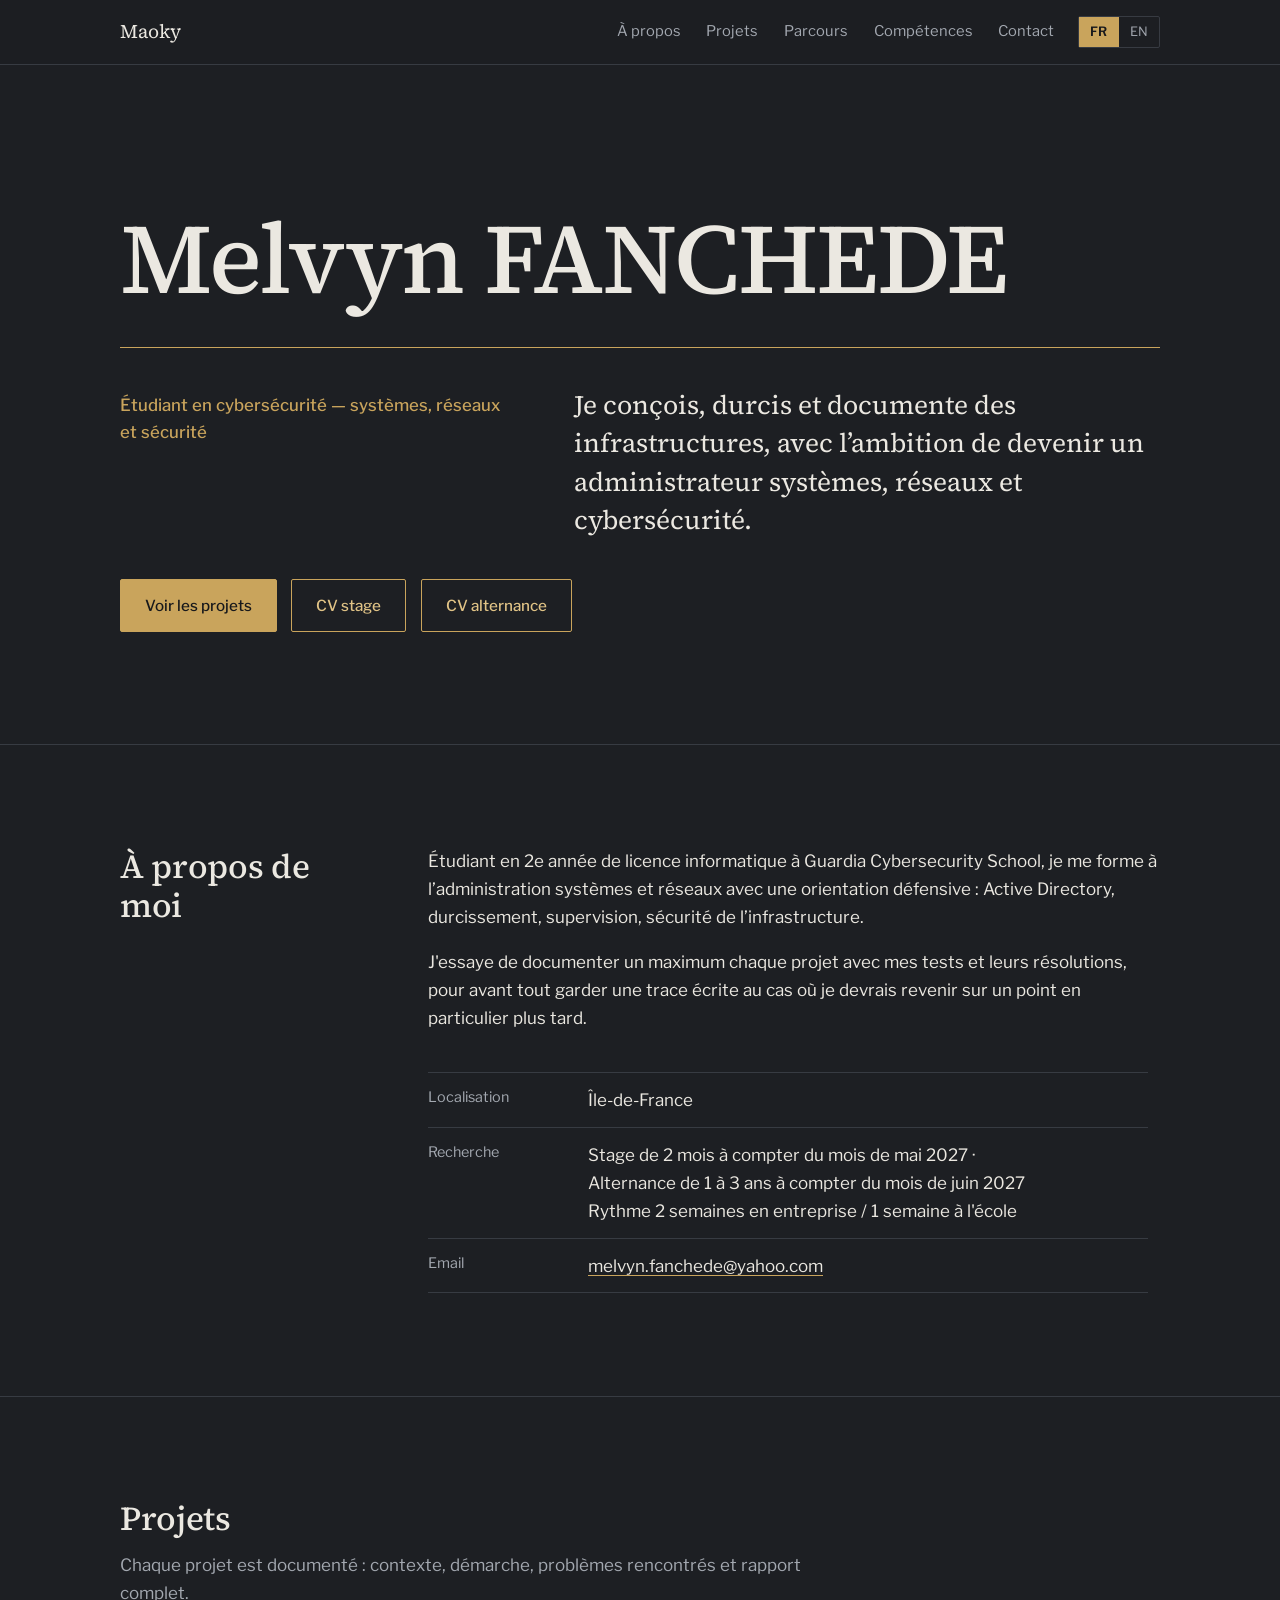
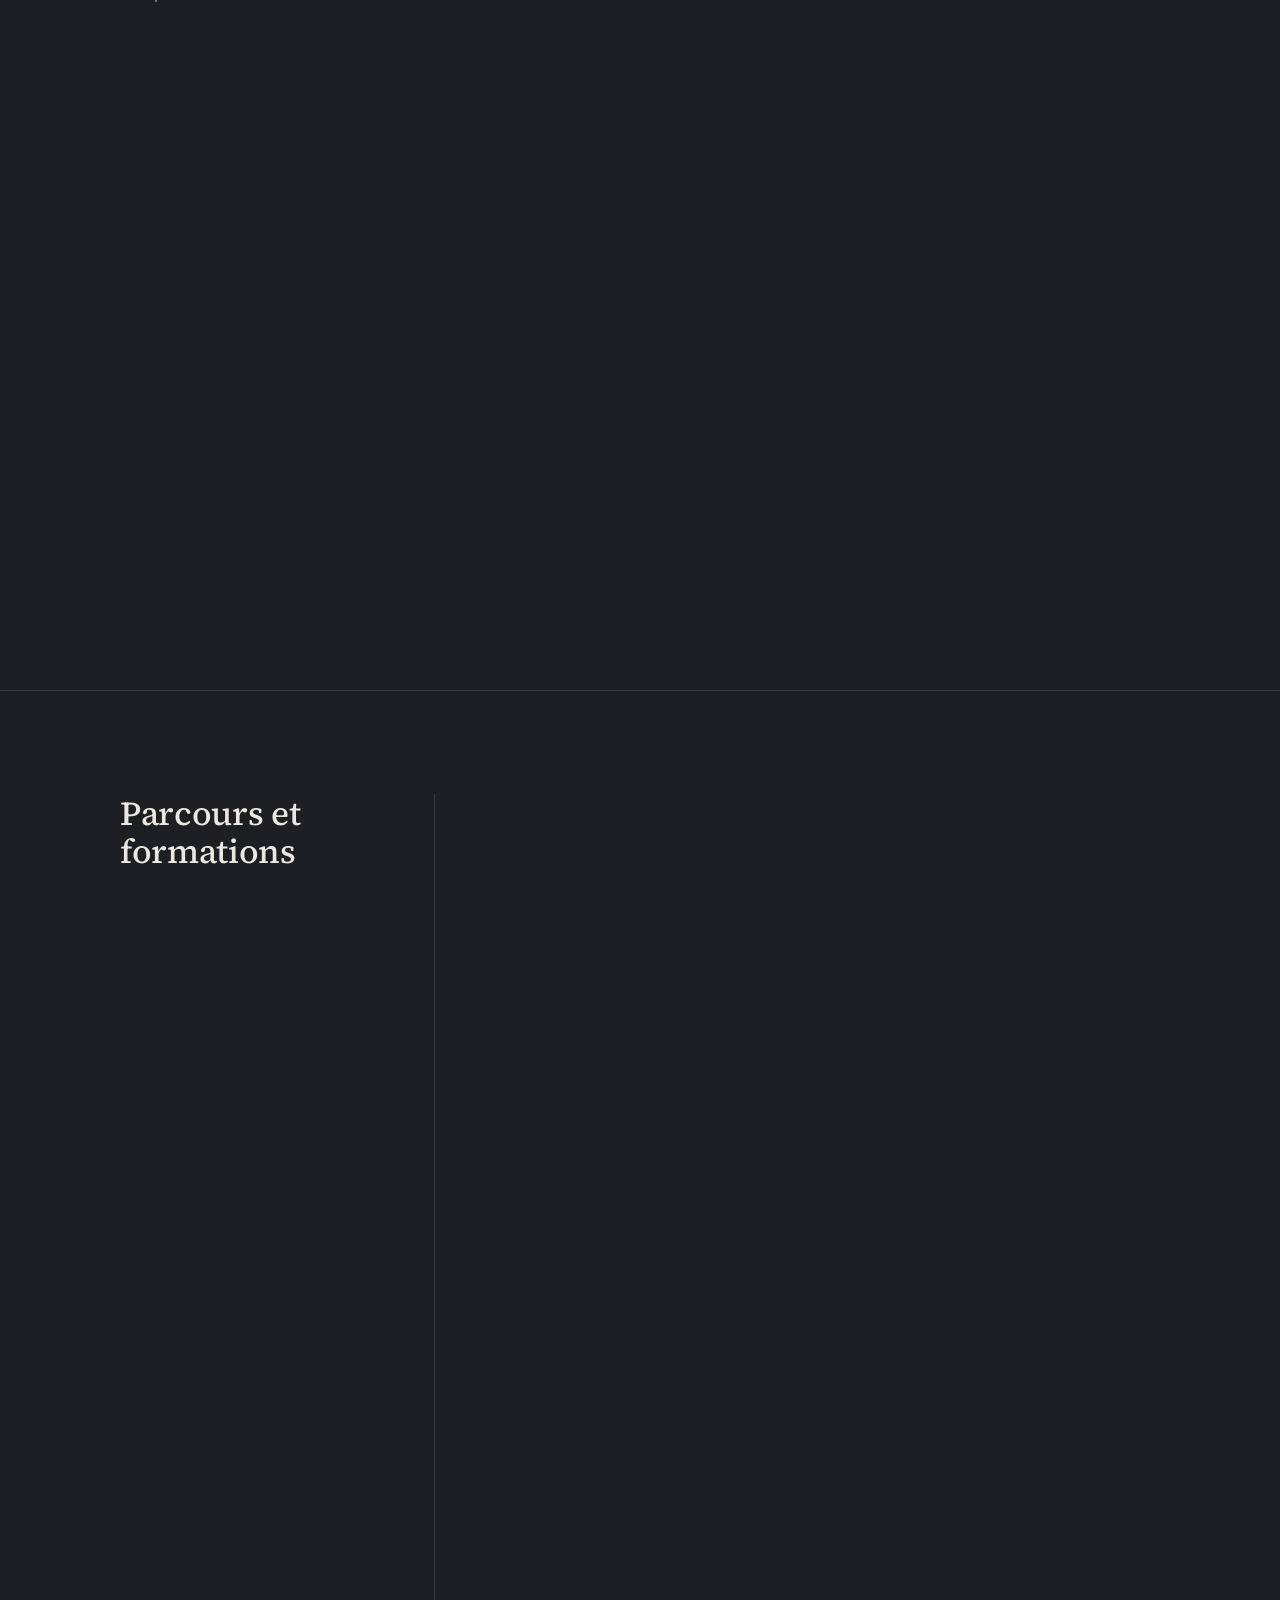
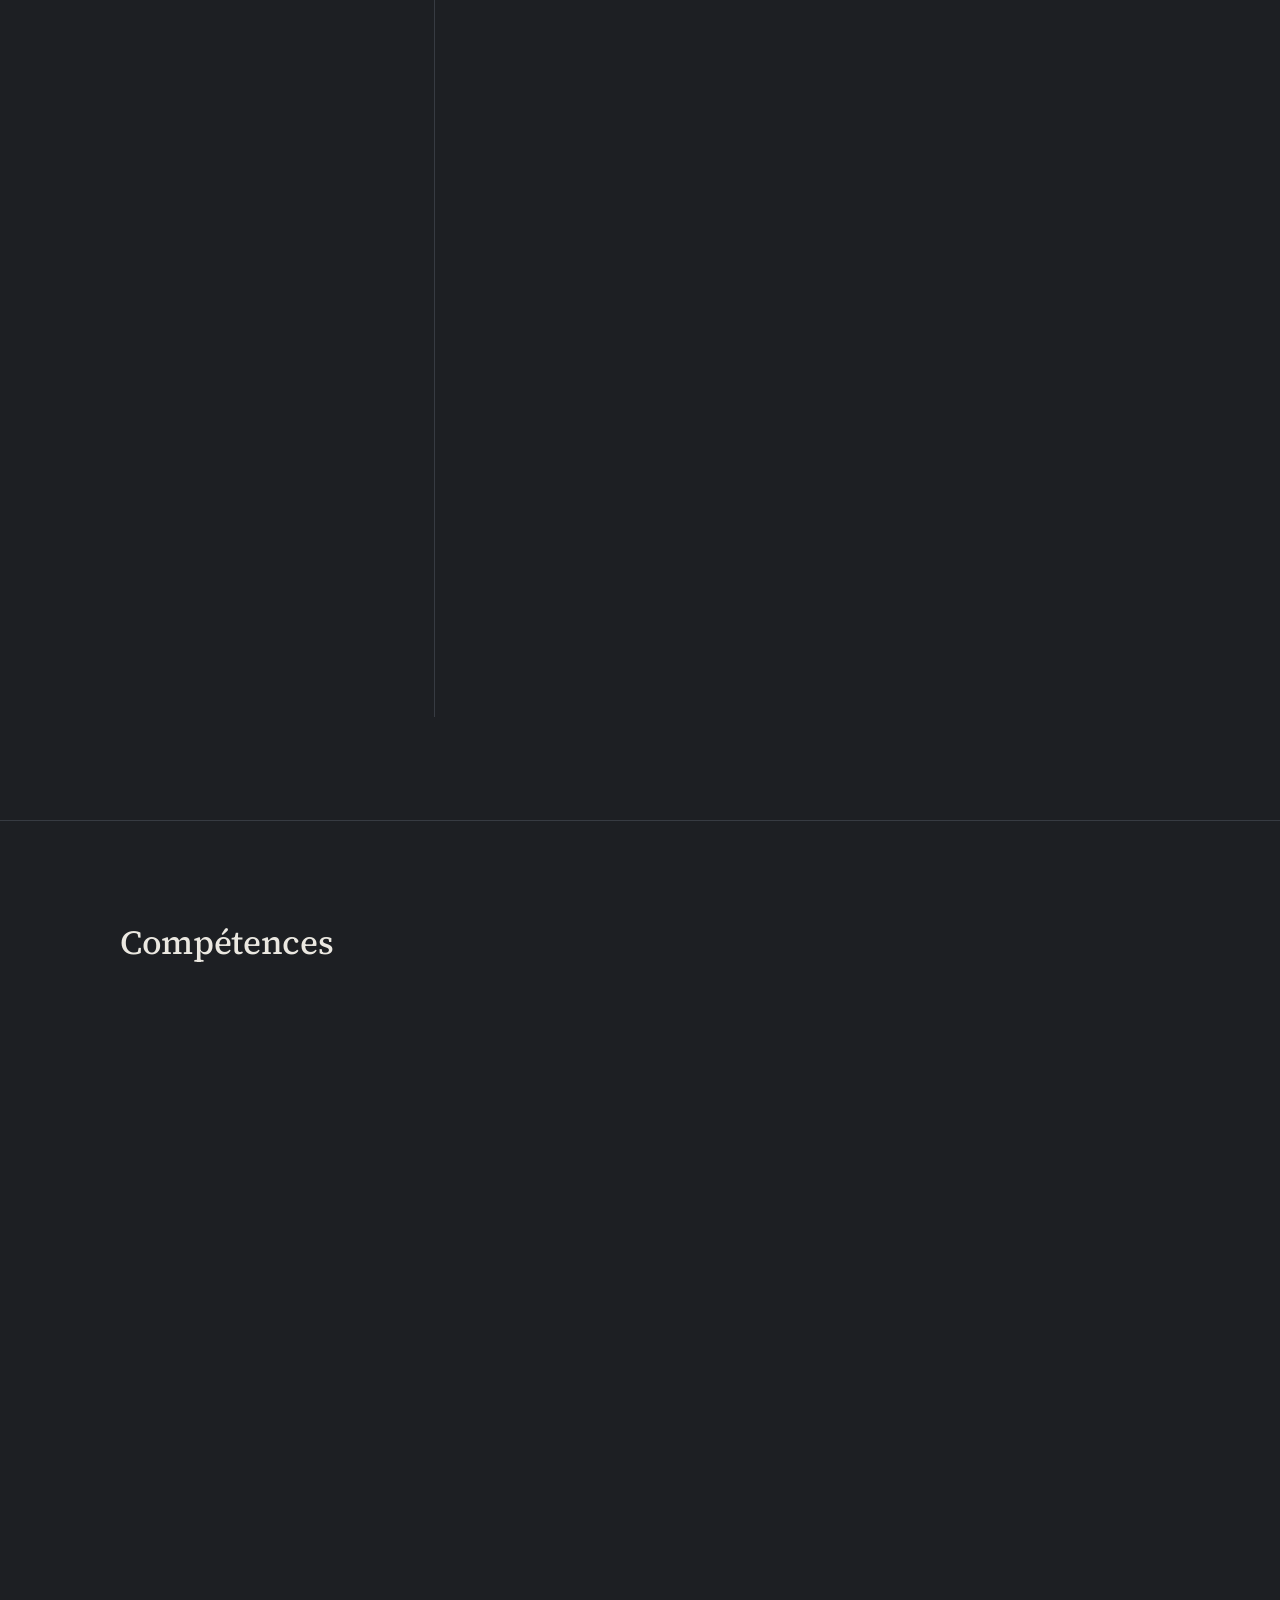
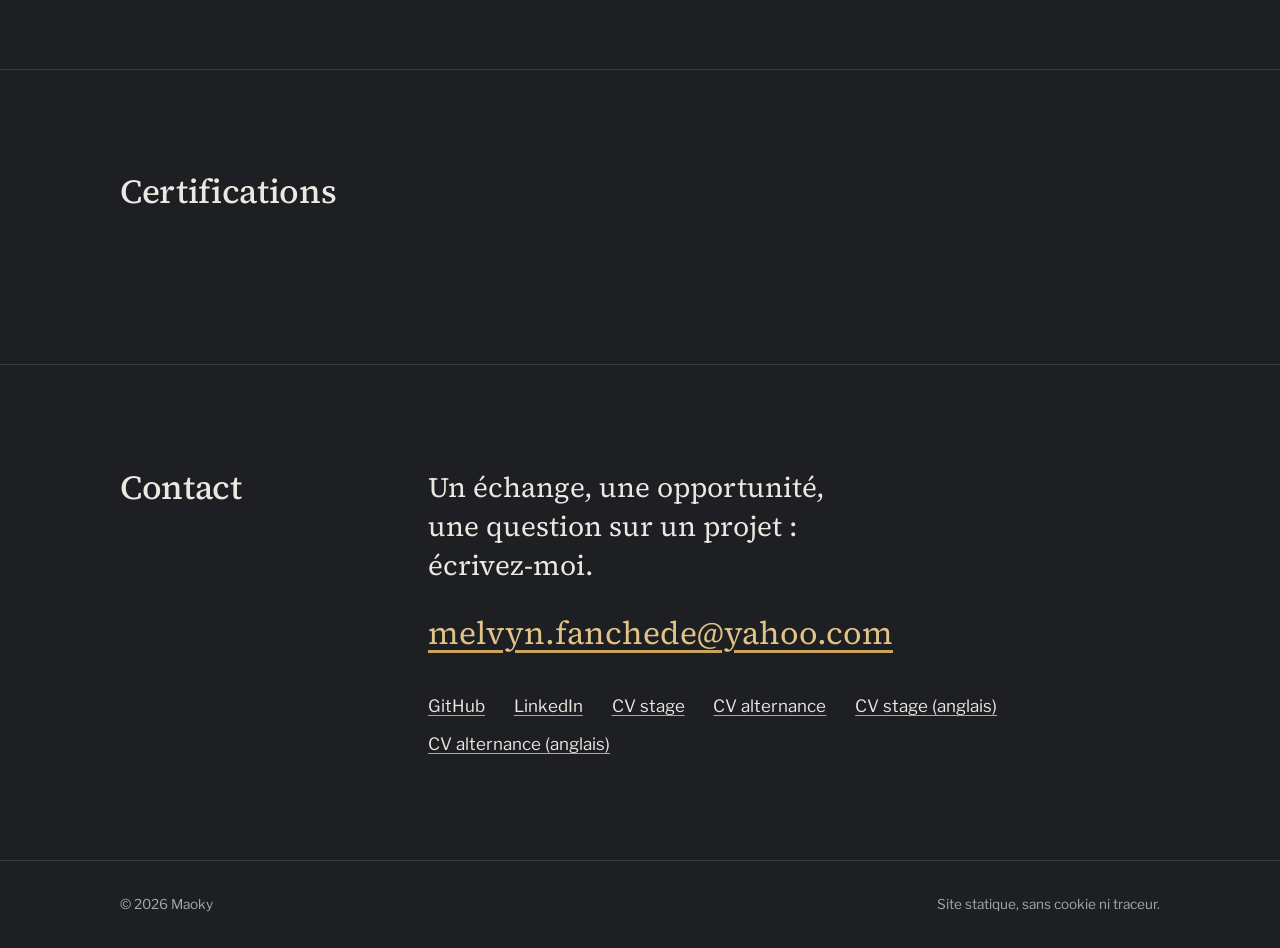
<file: index.html>
<!doctype html>
<html lang="fr">
<head>
  <meta charset="utf-8">
  <meta name="viewport" content="width=device-width, initial-scale=1">
  <!-- Politique de sécurité du contenu : seules les ressources du site lui-même sont autorisées. -->
  <meta http-equiv="Content-Security-Policy" content="default-src 'none'; script-src 'self'; style-src 'self'; img-src 'self' data:; font-src 'self'; object-src 'self'; frame-src 'self'; connect-src 'self'; base-uri 'none'; form-action 'none'">
  <meta name="referrer" content="strict-origin-when-cross-origin">
  <meta name="color-scheme" content="dark">
  <meta name="theme-color" content="#1d1f23">
  <title>Maoky — Étudiant en cybersécurité : systèmes, réseaux et sécurité</title>
  <link rel="icon" href="favicon.svg" type="image/svg+xml">
  <link rel="stylesheet" href="css/style.css?v=3">
  <script src="js/main.js?v=3" defer></script>
</head>
<body data-page="home" data-root="">
  <a class="skip" href="#main">Aller au contenu</a>
  <header class="topbar">
    <div class="wrap topbar-inner">
      <a class="brand" href="index.html">Maoky</a>
      <nav aria-label="Navigation">
        <ul class="nav">
          <li><a href="#about">À propos</a></li>
          <li><a href="#projects">Projets</a></li>
          <li><a href="#journey">Parcours</a></li>
          <li><a href="#skills">Compétences</a></li>
          <li><a href="#contact">Contact</a></li>
        </ul>
      </nav>
      <div class="langs" role="group" aria-label="Langue / Language">
        <span aria-current="true">FR</span>
        <a href="en/index.html" hreflang="en" lang="en" title="Passer en anglais">EN</a>
      </div>
    </div>
  </header>

  <main id="main">

    <!-- Accueil -->
    <section class="hero">
      <div class="wrap">
        <h1 class="hero-name">Melvyn FANCHEDE</h1>
        <div class="hero-rule" aria-hidden="true"></div>
        <div class="hero-grid">
          <p class="hero-role">Étudiant en cybersécurité — systèmes, réseaux et sécurité</p>
          <p class="hero-tagline">Je conçois, durcis et documente des infrastructures, avec l’ambition de devenir un administrateur systèmes, réseaux et cybersécurité.</p>
        </div>
        <div class="actions">
          <a class="btn btn-solid" href="#projects">Voir les projets</a>
          <a class="btn" href="files/cv-stage-fr.pdf" download>CV stage</a>
          <a class="btn" href="files/cv-alternance-fr.pdf" download>CV alternance</a>
        </div>
      </div>
    </section>

    <!-- À propos -->
    <section id="about" class="section">
      <div class="wrap two-col">
        <div><h2>À propos de moi</h2></div>
        <div class="about-body">
          <p class="prose">Étudiant en 2e année de licence informatique à Guardia Cybersecurity School, je me forme à l’administration systèmes et réseaux avec une orientation défensive : Active Directory, durcissement, supervision, sécurité de l’infrastructure.</p>
          <p class="prose">J'essaye de documenter un maximum chaque projet avec mes tests et leurs résolutions, pour avant tout garder une trace écrite au cas où je devrais revenir sur un point en particulier plus tard.</p>
          <dl class="facts">
            <div><dt>Localisation</dt><dd>Île-de-France</dd></div>
            <div><dt>Recherche</dt><dd>Stage de 2 mois à compter du mois de mai 2027 · <br>Alternance de 1 à 3 ans à compter du mois de juin 2027 <br> Rythme 2 semaines en entreprise / 1 semaine à l'école </dd></div>
            <div><dt>Email</dt><dd><a href="mailto:melvyn.fanchede@yahoo.com">melvyn.fanchede@yahoo.com</a></dd></div>
          </dl>
        </div>
      </div>
    </section>

    <!-- Projets : la liste est construite par js/main.js à partir de data/projets.json -->
    <section id="projects" class="section">
      <div class="wrap">
        <div class="section-head">
          <h2>Projets</h2>
          <p class="lead">Chaque projet est documenté : contexte, démarche, problèmes rencontrés et rapport complet.</p> 
        </div>
        <div id="projects-list" aria-live="polite">
          <noscript><p class="state">JavaScript est nécessaire pour afficher les projets.</p></noscript>
        </div>
      </div>
    </section>

    <!-- Parcours -->
    <section id="journey" class="section">
      <div class="wrap two-col">
        <div><h2>Parcours et formations</h2></div>
        <ol class="timeline">
        <li class="step education reveal">
          <p class="step-period">2025 – aujourd’hui</p>
          <h3>Licence Informatique</h3>
          <p class="step-place"><span class="tag">Formation</span> Guardia Cybersecurity School - Puteaux 92800</p>
          <p class="prose"> - Techniques d'administration & supervision ISR</p>
          <p class="prose"> - Développement sécurisé web full stack</p>
          <p class="prose"> - Exercice de gestion de crise</p>
          <p class="prose"> - Introduction au reverse engineering </p>
          <p class="prose"> - Techniques de base de pentesting </p>
          <p class="prose"> - Compréhension des enjeux de la cybersécurité</p>
        </li>
        <li class="step experience reveal">
          <p class="step-period">Mai 2026 – Juillet 2026</p>
          <h3>Stage Administrateur Systèmes et Réseaux</h3>
          <p class="step-place"><span class="tag">Expérience</span> Les Résidences Yvelines Essonne - Mantes La Jolie 78200</p>
          <p class="prose"> - Gestion de parc et Support : Participer au renouvellement du parc informatique en sécurisant les nouveaux postes et en gérant les incidents quotidiens, permettant une transition fluide pour les utilisateurs.</p>
          <p class="prose"> - Réaliser un audit des serveurs de fichiers en analysant et identifiant les vulnérabilités potentielles. </p>
          <p class="prose"> - Cartographier le réseau interne, facilitant la compréhension de l'infrastructure et la détection des points faibles. </p>
          <p class="prose"> - Analyser les solutions de sécurité Microsoft déployées et documenter les configurations et les mécanismes de protection pour l'équipe</p>
        </li>
         <li class="step education reveal">
          <p class="step-period">2022 - 2025</p>
          <h3>Bac Technologique STI2D - Option SIN</h3>
          <p class="step-place"><span class="tag">Formation</span> Lycée Jules Ferry - Versailles 78000</p>
          <p class="prose"> - Initiation aux langages de programmation webs comme HTML, CSS, JS et Bootstrap.</p>
          <p class="prose"> - Initiation aux bases du réseaux.</p>
          <p class="prose"> - Piloter des projets avec des cartes Arduino.</p>
          <p class="prose"> - Création de bases de données en SQL.</p>
        </li>
        <li class="step experience reveal">
          <p class="step-period">Février 2022 - 1 semaine</p>
          <h3>Stage Technicien de Laboratoire</h3>
          <p class="step-place"><span class="tag">Expérience</span> GINGER CEBTP - Elancourt 78990</p>
          <p class="prose"> - Concevoir et tester des solutions techniques en utilisant des outils de laboratoire, répondant aux besoins spécifiques des projets.</p>
          <p class="prose"> - Effectuer des tests sur des échantillons en laboratoire afin de contribuer à la validation des résultats des projets.</p>
          <p class="prose"> - Utiliser des équipements de laboratoire de chimie pour des expériences, en suivant les protocoles de sécurité et de manipulation. </p>
        </li>
        </ol>
      </div>
    </section>

    <!-- Compétences -->
    <section id="skills" class="section">
      <div class="wrap">
        <div class="section-head"><h2>Compétences</h2></div>
        <div class="skill-grid">
        <div class="skill reveal">
          <h3>Active Directory</h3>
          <ul>
            <li>Windows Server, AD DS, GPO, modèle d’administration en tiers</li>
            <li>PKI (AD CS) et LDAPS</li>
            <li>Audit PingCastle et remédiation</li>
            <li>PowerShell</li>
          </ul>
        </div>
        <div class="skill reveal">
          <h3>Réseau</h3>
          <ul>
            <li>VLAN, trunk, routage inter-VLAN</li>
            <li>DHCP, DMZ</li>
            <li>pfSense</li>
          </ul>
        </div>
        <div class="skill reveal">
          <h3>Linux et supervision</h3>
          <ul>
            <li>Debian</li>
            <li>Kali Linux</li>
            <li>Ubuntu</li>
            <li>Bastion Teleport</li>
          </ul>
        </div>
        <div class="skill reveal">
          <h3>Virtualisation</h3>
          <ul>
            <li>VMware Workstation</li>
            <li>VirtualBox</li>
            <li>Proxmox</li>
            <li>GNS3</li>
          </ul>
        </div>
        <div class="skill reveal">
          <h3>Pentesting</h3>
          <ul>
            <li>Banner Grappling</li>
            <li>OS Fingerprinting</li>
            <li>Nmap</li>
            <li>Netdiscover</li>
            <li>Msfvenom</li>
            <li>Metasploitable</li>
          </ul>
        </div>
        </div>
      </div>
    </section>

    <!-- Certifications : images dans images/certifications/
         Pour en ajouter une, copie un bloc <li>…</li> et change l'image, le texte "alt" et la légende. -->
    <section id="certifications" class="section">
      <div class="wrap">
        <div class="section-head"><h2>Certifications</h2></div>
        <ul class="gallery">
          <!-- Exemple : enlève les marques de commentaire autour de ce bloc et remplace les valeurs
          <li class="reveal">
            <figure>
              <a href="images/certifications/nom-du-fichier.jpg" target="_blank" rel="noopener noreferrer">
                <img src="images/certifications/nom-du-fichier.jpg" alt="Certificat Nom de la certification" loading="lazy" decoding="async">
              </a>
              <figcaption>Nom de la certification — Organisme, 2026</figcaption>
            </figure>
          </li>
          -->
        </ul>
      </div>
    </section>

    <!-- Contact -->
    <section id="contact" class="section contact">
      <div class="wrap two-col">
        <div><h2>Contact</h2></div>
        <div>
          <p class="contact-lead">Un échange, une opportunité, une question sur un projet : écrivez-moi.</p>
          <p><a class="contact-mail" href="mailto:melvyn.fanchede@yahoo.com">melvyn.fanchede@yahoo.com</a></p>
          <ul class="links">
            <li><a href="https://github.com/ma0ky" rel="noopener noreferrer" target="_blank">GitHub</a></li>
            <li><a href="https://www.linkedin.com/in/melvyn-fanchede-admin" rel="noopener noreferrer" target="_blank">LinkedIn</a></li>
            <li><a href="files/cv-stage-fr.pdf" download>CV stage</a></li>
            <li><a href="files/cv-alternance-fr.pdf" download>CV alternance</a></li>
            <li><a href="files/cv-stage-en.pdf" download hreflang="en">CV stage (anglais)</a></li>
            <li><a href="files/cv-alternance-en.pdf" download hreflang="en">CV alternance (anglais)</a></li>
          </ul>
        </div>
      </div>
    </section>

  </main>

  <footer class="footer">
    <div class="wrap footer-inner">
      <span>© 2026 Maoky</span>
      <span>Site statique, sans cookie ni traceur.</span>
    </div>
  </footer>
</body>
</html>
</file>
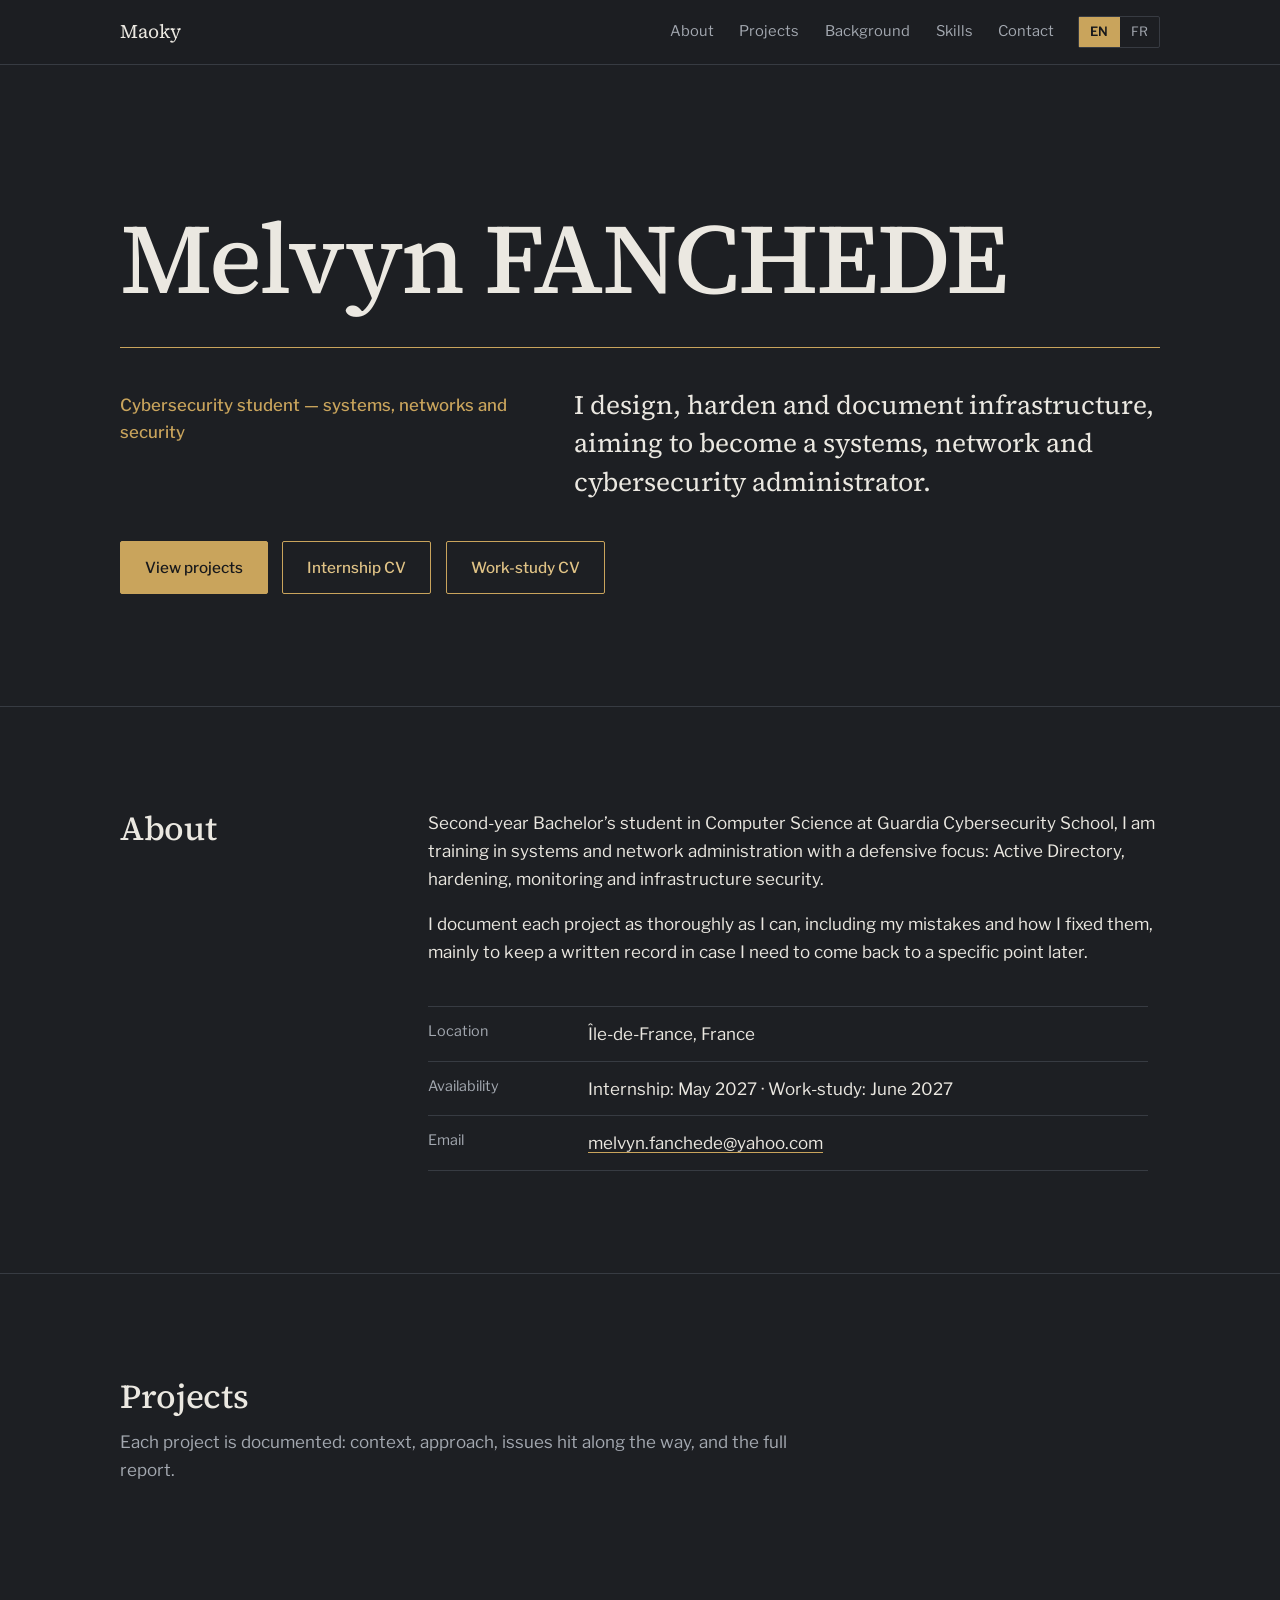
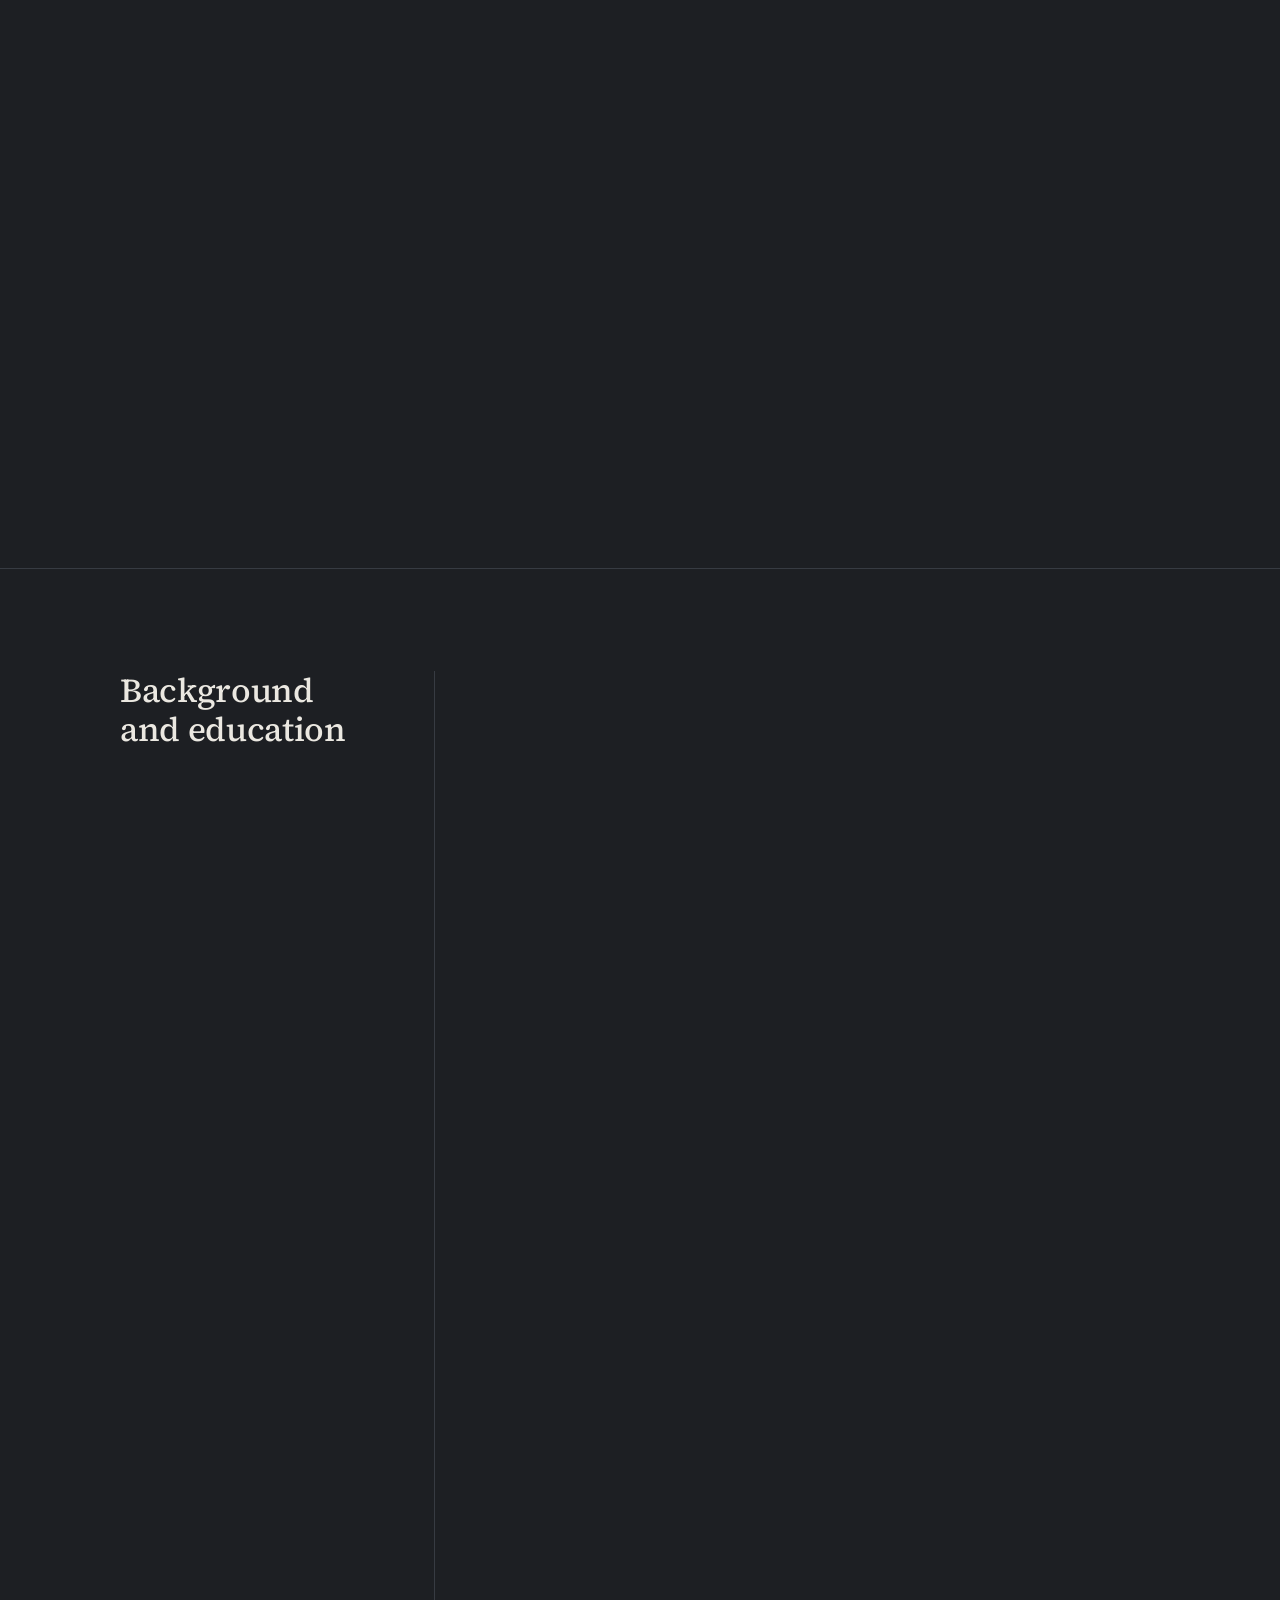
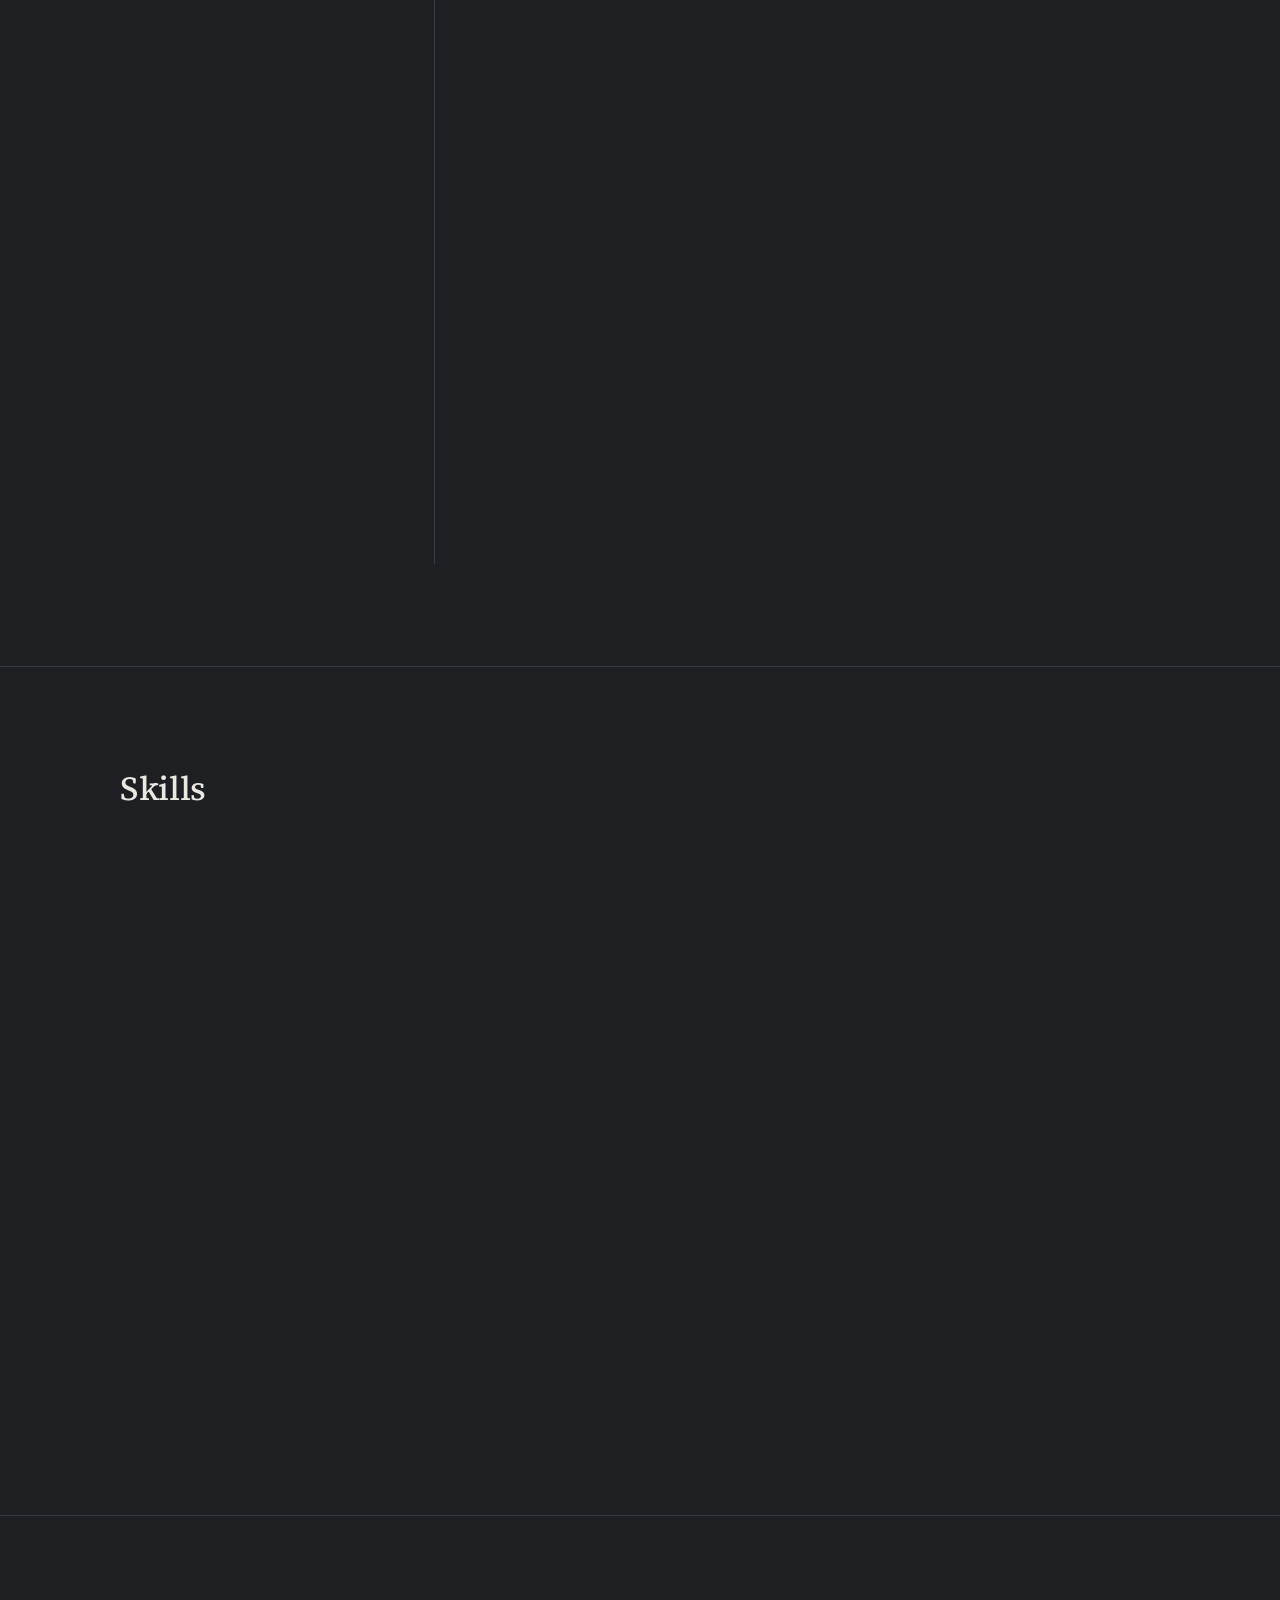
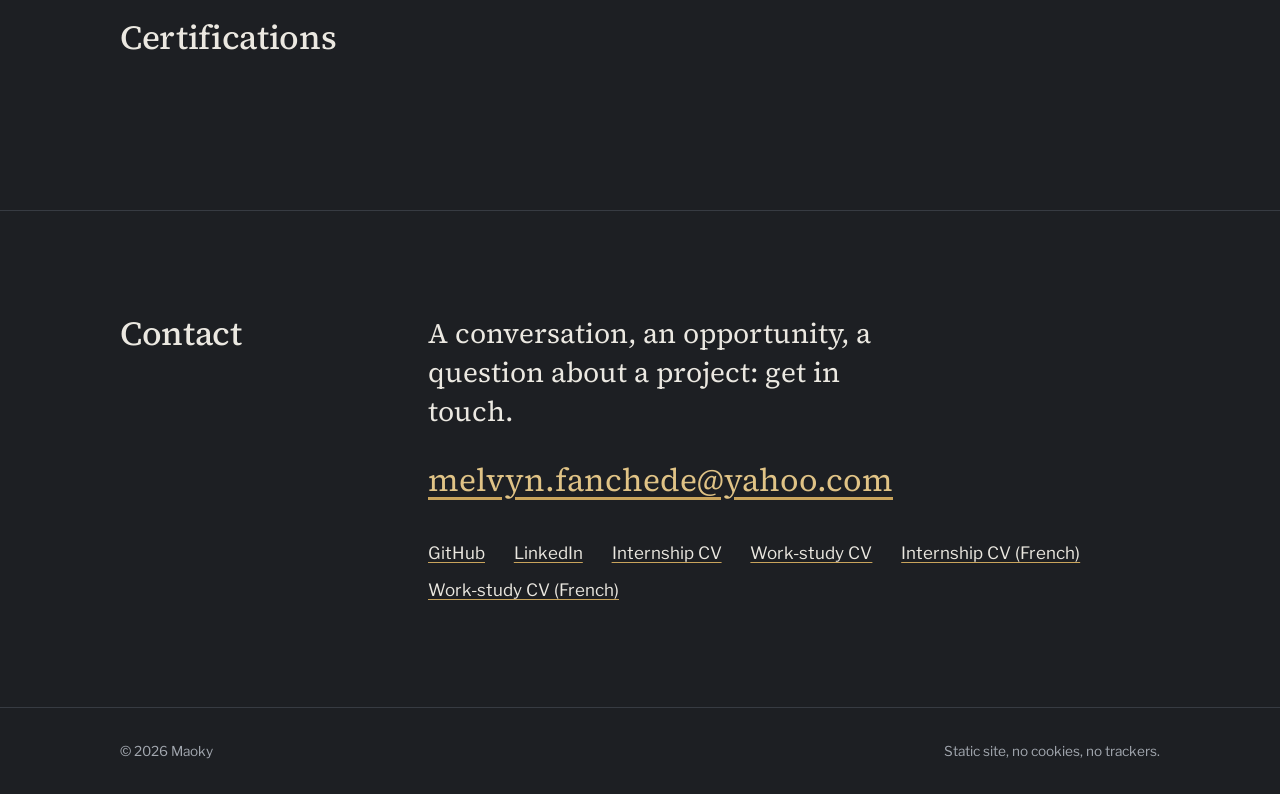
<file: en/index.html>
<!doctype html>
<html lang="en">
<head>
  <meta charset="utf-8">
  <meta name="viewport" content="width=device-width, initial-scale=1">
  <!-- Politique de sécurité du contenu : seules les ressources du site lui-même sont autorisées. -->
  <meta http-equiv="Content-Security-Policy" content="default-src 'none'; script-src 'self'; style-src 'self'; img-src 'self' data:; font-src 'self'; object-src 'self'; frame-src 'self'; connect-src 'self'; base-uri 'none'; form-action 'none'">
  <meta name="referrer" content="strict-origin-when-cross-origin">
  <meta name="color-scheme" content="dark">
  <meta name="theme-color" content="#1d1f23">
  <title>Maoky — Cybersecurity student: systems, networks and security</title>
  <meta name="description" content="I design, harden and document infrastructure, aiming to become a systems, network and cybersecurity administrator.">
  <link rel="icon" href="../favicon.svg" type="image/svg+xml">
  <link rel="stylesheet" href="../css/style.css?v=3">
  <script src="../js/main.js?v=3" defer></script>
</head>
<body data-page="home" data-root="../">
  <a class="skip" href="#main">Skip to content</a>
  <header class="topbar">
    <div class="wrap topbar-inner">
      <a class="brand" href="index.html">Maoky</a>
      <nav aria-label="Navigation">
        <ul class="nav">
          <li><a href="#about">About</a></li>
          <li><a href="#projects">Projects</a></li>
          <li><a href="#journey">Background</a></li>
          <li><a href="#skills">Skills</a></li>
          <li><a href="#contact">Contact</a></li>
        </ul>
      </nav>
      <div class="langs" role="group" aria-label="Langue / Language">
        <span aria-current="true">EN</span>
        <a href="../index.html" hreflang="fr" lang="fr" title="Switch to French">FR</a>
      </div>
    </div>
  </header>

  <main id="main">

    <!-- Accueil -->
    <section class="hero">
      <div class="wrap">
        <h1 class="hero-name">Melvyn FANCHEDE</h1>
        <div class="hero-rule" aria-hidden="true"></div>
        <div class="hero-grid">
          <p class="hero-role">Cybersecurity student — systems, networks and security</p>
          <p class="hero-tagline">I design, harden and document infrastructure, aiming to become a systems, network and cybersecurity administrator.</p>
        </div>
        <div class="actions">
          <a class="btn btn-solid" href="#projects">View projects</a>
          <a class="btn" href="../files/cv-stage-en.pdf" download>Internship CV</a>
          <a class="btn" href="../files/cv-alternance-en.pdf" download>Work-study CV</a>
        </div>
      </div>
    </section>

    <!-- À propos -->
    <section id="about" class="section">
      <div class="wrap two-col">
        <div><h2>About</h2></div>
        <div class="about-body">
          <p class="prose">Second-year Bachelor’s student in Computer Science at Guardia Cybersecurity School, I am training in systems and network administration with a defensive focus: Active Directory, hardening, monitoring and infrastructure security.</p>
          <p class="prose">I document each project as thoroughly as I can, including my mistakes and how I fixed them, mainly to keep a written record in case I need to come back to a specific point later.</p>
          <dl class="facts">
            <div><dt>Location</dt><dd>Île-de-France, France</dd></div>
            <div><dt>Availability</dt><dd>Internship: May 2027 · Work-study: June 2027</dd></div>
            <div><dt>Email</dt><dd><a href="mailto:melvyn.fanchede@yahoo.com">melvyn.fanchede@yahoo.com</a></dd></div>
          </dl>
        </div>
      </div>
    </section>

    <!-- Projets : la liste est construite par js/main.js à partir de data/projets.json -->
    <section id="projects" class="section">
      <div class="wrap">
        <div class="section-head">
          <h2>Projects</h2>
          <p class="lead">Each project is documented: context, approach, issues hit along the way, and the full report.</p>
        </div>
        <div id="projects-list" aria-live="polite">
          <noscript><p class="state">JavaScript is required to display the projects.</p></noscript>
        </div>
      </div>
    </section>

    <!-- Parcours -->
    <section id="journey" class="section">
      <div class="wrap two-col">
        <div><h2>Background and education</h2></div>
        <ol class="timeline">
        <li class="step education reveal">
          <p class="step-period">2025 – present</p>
          <h3>Bachelor’s degree in Computer Science</h3>
          <p class="step-place"><span class="tag">Education</span> Guardia Cybersecurity School - Puteaux, France</p>
          <p class="prose"> - Infrastructure, systems and network administration &amp; monitoring</p>
          <p class="prose"> - Secure full-stack web development</p>
          <p class="prose"> - Crisis management exercise</p>
          <p class="prose"> - Introduction to reverse engineering</p>
          <p class="prose"> - Basic pentesting techniques</p>
          <p class="prose"> - Understanding cybersecurity challenges</p>
        </li>
        <li class="step experience reveal">
          <p class="step-period">May 2026 – July 2026</p>
          <h3>Systems and Network Administrator Intern</h3>
          <p class="step-place"><span class="tag">Experience</span> Les Résidences Yvelines Essonne - Mantes-la-Jolie, France</p>
          <p class="prose"> - IT asset management and support: helped renew the computer fleet by securing new workstations and handling day-to-day incidents, ensuring a smooth transition for users.</p>
          <p class="prose"> - Audited file servers by analysing internal access rights, identifying potential vulnerabilities.</p>
          <p class="prose"> - Mapped the internal network, making the infrastructure easier to understand and weak points easier to spot.</p>
          <p class="prose"> - Analysed the Microsoft security solutions in place, documenting configurations and protection mechanisms for the team.</p>
        </li>
         <li class="step education reveal">
          <p class="step-period">2022 - 2025</p>
          <h3>French Technological Baccalaureate STI2D - Digital Information Systems (SIN)</h3>
          <p class="step-place"><span class="tag">Education</span> Lycée Jules Ferry - Versailles, France</p>
          <p class="prose"> - Introduction to web languages such as HTML, CSS, JS and Bootstrap.</p>
          <p class="prose"> - Networking fundamentals.</p>
          <p class="prose"> - Arduino-based projects.</p>
          <p class="prose"> - Building SQL databases.</p>
        </li>
        <li class="step experience reveal">
          <p class="step-period">February 2022 - 1 week</p>
          <h3>Laboratory Technician Intern</h3>
          <p class="step-place"><span class="tag">Experience</span> GINGER CEBTP - Élancourt, France</p>
          <p class="prose"> - Designed and tested technical solutions using laboratory tools, meeting specific project needs.</p>
          <p class="prose"> - Ran tests on samples in the lab, helping validate project results.</p>
          <p class="prose"> - Used chemistry lab equipment for experiments, following safety and handling protocols.</p>
        </li>
        </ol>
      </div>
    </section>

    <!-- Compétences -->
    <section id="skills" class="section">
      <div class="wrap">
        <div class="section-head"><h2>Skills</h2></div>
        <div class="skill-grid">
        <div class="skill reveal">
          <h3>Active Directory</h3>
          <ul>
            <li>Windows Server, AD DS, GPO, tiered administration model</li>
            <li>PKI (AD CS) and LDAPS</li>
            <li>PingCastle audit and remediation</li>
            <li>PowerShell</li>
          </ul>
        </div>
        <div class="skill reveal">
          <h3>Networking</h3>
          <ul>
            <li>VLAN, trunk, inter-VLAN routing</li>
            <li>DHCP, DMZ</li>
            <li>pfSense</li>
          </ul>
        </div>
        <div class="skill reveal">
          <h3>Linux and monitoring</h3>
          <ul>
            <li>Debian</li>
            <li>Kali Linux</li>
            <li>Ubuntu</li>
            <li>Teleport bastion</li>
          </ul>
        </div>
        <div class="skill reveal">
          <h3>Virtualization</h3>
          <ul>
            <li>VMware Workstation</li>
            <li>VirtualBox</li>
            <li>Proxmox</li>
            <li>GNS3</li>
          </ul>
        </div>
        <div class="skill reveal">
          <h3>Pentesting</h3>
          <ul>
            <li>Banner Grabbing</li>
            <li>OS Fingerprinting</li>
            <li>Nmap</li>
            <li>Netdiscover</li>
            <li>Msfvenom</li>
            <li>Metasploitable</li>
          </ul>
        </div>
        </div>
      </div>
    </section>

    <!-- Certifications : images dans images/certifications/ (chemin avec ../ car la page est dans en/)
         Pour en ajouter une, copie un bloc <li>…</li> et change l'image, le texte "alt" et la légende. -->
    <section id="certifications" class="section">
      <div class="wrap">
        <div class="section-head"><h2>Certifications</h2></div>
        <ul class="gallery">
          <!-- Exemple : enlève les marques de commentaire autour de ce bloc et remplace les valeurs
          <li class="reveal">
            <figure>
              <a href="../images/certifications/nom-du-fichier.jpg" target="_blank" rel="noopener noreferrer">
                <img src="../images/certifications/nom-du-fichier.jpg" alt="Certificate Certification name" loading="lazy" decoding="async">
              </a>
              <figcaption>Certification name — Issuer, 2026</figcaption>
            </figure>
          </li>
          -->
        </ul>
      </div>
    </section>

    <!-- Contact -->
    <section id="contact" class="section contact">
      <div class="wrap two-col">
        <div><h2>Contact</h2></div>
        <div>
          <p class="contact-lead">A conversation, an opportunity, a question about a project: get in touch.</p>
          <p><a class="contact-mail" href="mailto:melvyn.fanchede@yahoo.com">melvyn.fanchede@yahoo.com</a></p>
          <ul class="links">
            <li><a href="https://github.com/ma0ky" rel="noopener noreferrer" target="_blank">GitHub</a></li>
            <li><a href="https://www.linkedin.com/in/melvyn-fanchede-admin" rel="noopener noreferrer" target="_blank">LinkedIn</a></li>
            <li><a href="../files/cv-stage-en.pdf" download>Internship CV</a></li>
            <li><a href="../files/cv-alternance-en.pdf" download>Work-study CV</a></li>
            <li><a href="../files/cv-stage-fr.pdf" download hreflang="fr">Internship CV (French)</a></li>
            <li><a href="../files/cv-alternance-fr.pdf" download hreflang="fr">Work-study CV (French)</a></li>
          </ul>
        </div>
      </div>
    </section>

  </main>

  <footer class="footer">
    <div class="wrap footer-inner">
      <span>© 2026 Maoky</span>
      <span>Static site, no cookies, no trackers.</span>
    </div>
  </footer>
</body>
</html>
</file>
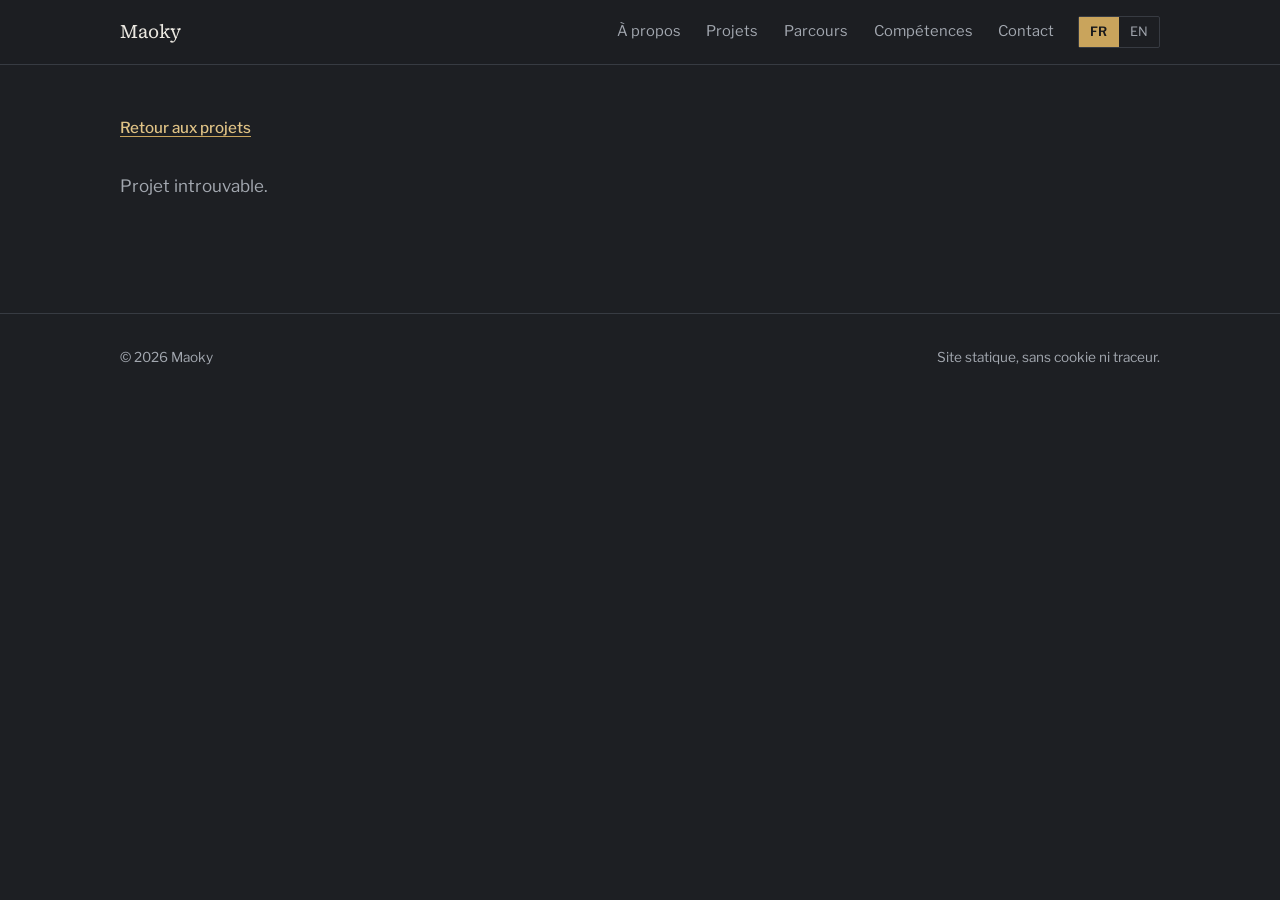
<file: projet.html>
<!doctype html>
<html lang="fr">
<head>
  <meta charset="utf-8">
  <meta name="viewport" content="width=device-width, initial-scale=1">
  <!-- Politique de sécurité du contenu : seules les ressources du site lui-même sont autorisées. -->
  <meta http-equiv="Content-Security-Policy" content="default-src 'none'; script-src 'self'; style-src 'self'; img-src 'self' data:; font-src 'self'; object-src 'self'; frame-src 'self'; connect-src 'self'; base-uri 'none'; form-action 'none'">
  <meta name="referrer" content="strict-origin-when-cross-origin">
  <meta name="color-scheme" content="dark">
  <meta name="theme-color" content="#1d1f23">
  <title>Projet — Maoky</title>
  <meta name="description" content="Je conçois, durcis et documente des infrastructures, avec l’ambition de devenir administrateur systèmes, réseaux et cybersécurité.">
  <link rel="icon" href="favicon.svg" type="image/svg+xml">
  <link rel="stylesheet" href="css/style.css?v=3">
  <script src="js/main.js?v=3" defer></script>
</head>
<body data-page="project" data-root="">
  <a class="skip" href="#main">Aller au contenu</a>
  <header class="topbar">
    <div class="wrap topbar-inner">
      <a class="brand" href="index.html">Maoky</a>
      <nav aria-label="Navigation">
        <ul class="nav">
          <li><a href="index.html#about">À propos</a></li>
          <li><a href="index.html#projects">Projets</a></li>
          <li><a href="index.html#journey">Parcours</a></li>
          <li><a href="index.html#skills">Compétences</a></li>
          <li><a href="index.html#contact">Contact</a></li>
        </ul>
      </nav>
      <div class="langs" role="group" aria-label="Langue / Language">
        <span aria-current="true">FR</span>
        <a href="en/project.html" data-lang-switch hreflang="en" lang="en" title="Passer en anglais">EN</a>
      </div>
    </div>
  </header>

  <main id="main">
    <article class="project">
      <!-- Le contenu est construit par js/main.js à partir de data/projets.json (?p=slug dans l'URL) -->
      <div class="wrap narrow" id="project-root" aria-live="polite">
        <p class="state">Chargement…</p>
        <noscript><p class="state">JavaScript est nécessaire pour afficher les projets.</p></noscript>
      </div>
    </article>
  </main>

  <footer class="footer">
    <div class="wrap footer-inner">
      <span>© 2026 Maoky</span>
      <span>Site statique, sans cookie ni traceur.</span>
    </div>
  </footer>
</body>
</html>
</file>
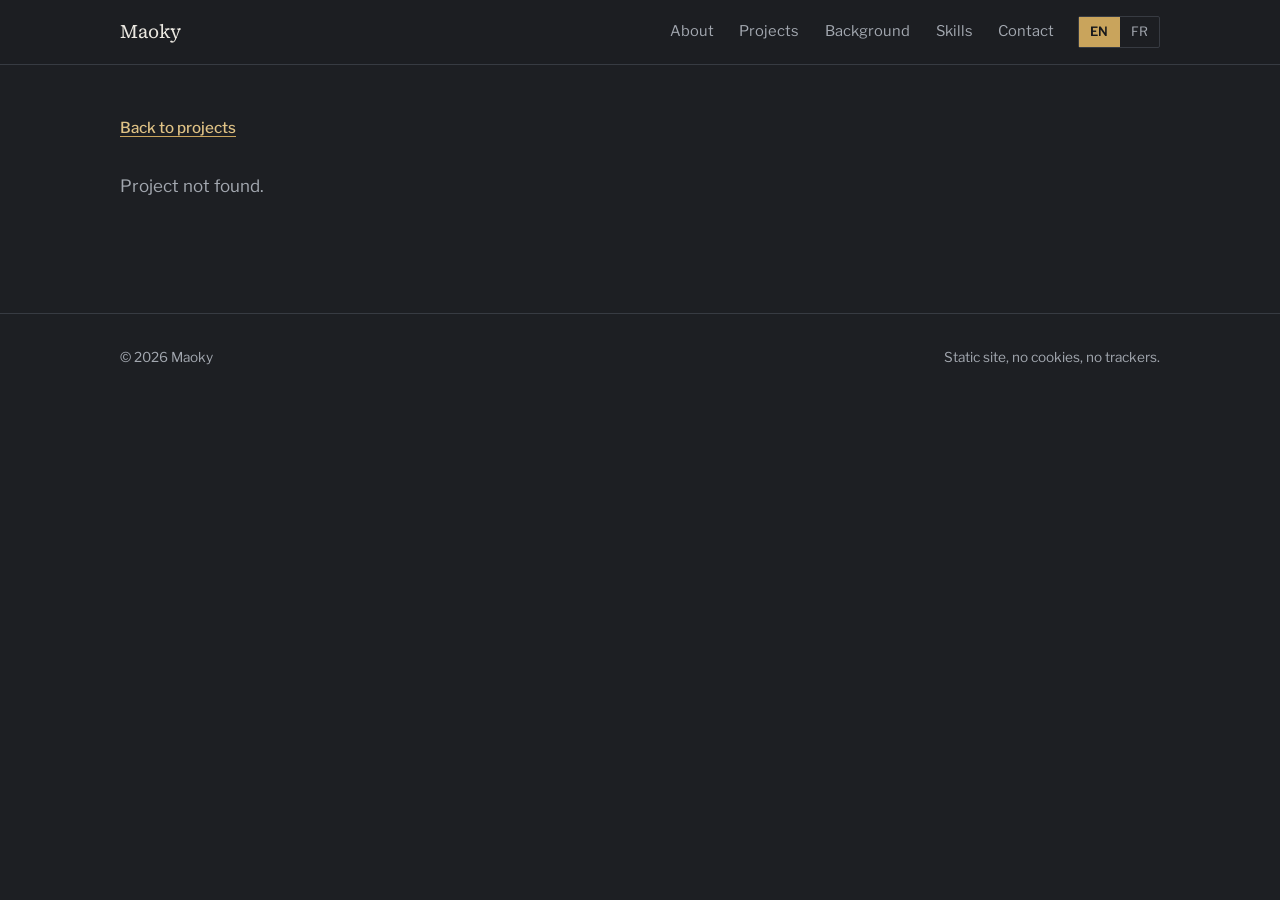
<file: en/project.html>
<!doctype html>
<html lang="en">
<head>
  <meta charset="utf-8">
  <meta name="viewport" content="width=device-width, initial-scale=1">
  <!-- Politique de sécurité du contenu : seules les ressources du site lui-même sont autorisées. -->
  <meta http-equiv="Content-Security-Policy" content="default-src 'none'; script-src 'self'; style-src 'self'; img-src 'self' data:; font-src 'self'; object-src 'self'; frame-src 'self'; connect-src 'self'; base-uri 'none'; form-action 'none'">
  <meta name="referrer" content="strict-origin-when-cross-origin">
  <meta name="color-scheme" content="dark">
  <meta name="theme-color" content="#1d1f23">
  <title>Project — Maoky</title>
  <meta name="description" content="I design, harden and document infrastructure, aiming to become a systems, network and cybersecurity administrator.">
  <link rel="icon" href="../favicon.svg" type="image/svg+xml">
  <link rel="stylesheet" href="../css/style.css?v=3">
  <script src="../js/main.js?v=3" defer></script>
</head>
<body data-page="project" data-root="../">
  <a class="skip" href="#main">Skip to content</a>
  <header class="topbar">
    <div class="wrap topbar-inner">
      <a class="brand" href="index.html">Maoky</a>
      <nav aria-label="Navigation">
        <ul class="nav">
          <li><a href="index.html#about">About</a></li>
          <li><a href="index.html#projects">Projects</a></li>
          <li><a href="index.html#journey">Background</a></li>
          <li><a href="index.html#skills">Skills</a></li>
          <li><a href="index.html#contact">Contact</a></li>
        </ul>
      </nav>
      <div class="langs" role="group" aria-label="Langue / Language">
        <span aria-current="true">EN</span>
        <a href="../projet.html" data-lang-switch hreflang="fr" lang="fr" title="Switch to French">FR</a>
      </div>
    </div>
  </header>

  <main id="main">
    <article class="project">
      <!-- Le contenu est construit par js/main.js à partir de data/projets.json (?p=slug dans l'URL) -->
      <div class="wrap narrow" id="project-root" aria-live="polite">
        <p class="state">Loading…</p>
        <noscript><p class="state">JavaScript is required to display the projects.</p></noscript>
      </div>
    </article>
  </main>

  <footer class="footer">
    <div class="wrap footer-inner">
      <span>© 2026 Maoky</span>
      <span>Static site, no cookies, no trackers.</span>
    </div>
  </footer>
</body>
</html>
</file>
<file: css/style.css>
/* ───────── Polices (auto-hébergées, aucune requête externe) ───────── */
@font-face {
  font-family: 'Libre Franklin';
  font-style: normal;
  font-weight: 100 900;
  font-display: swap;
  src: url('../fonts/libre-franklin-latin-wght-normal.woff2') format('woff2');
}
@font-face {
  font-family: 'Source Serif 4';
  font-style: normal;
  font-weight: 200 900;
  font-display: swap;
  src: url('../fonts/source-serif-4-latin-wght-normal.woff2') format('woff2');
}

/* ───────── Tokens ───────── */
:root {
  --bg: #1d1f23;          /* anthracite */
  --bg-deep: #17181b;
  --bg-raised: #25282d;
  --line: #373b42;
  --text: #ebe8e1;
  --muted: #a3a8b0;
  --gold: #c9a45c;        /* laiton, sobre */
  --gold-bright: #e0c386;
  --gold-tint: rgba(201, 164, 92, 0.09);

  --serif: 'Source Serif 4', 'Iowan Old Style', Palatino, Georgia, serif;
  --sans: 'Libre Franklin', system-ui, -apple-system, 'Segoe UI', sans-serif;

  --wrap: 1120px;
  --gutter: clamp(1.25rem, 4vw, 2.5rem);
}

/* ───────── Base ───────── */
*, *::before, *::after { box-sizing: border-box; }
html { scroll-padding-top: 5.5rem; -webkit-text-size-adjust: 100%; }
body {
  margin: 0;
  background: var(--bg);
  color: var(--text);
  font-family: var(--sans);
  font-size: 1.0625rem;
  line-height: 1.65;
  -webkit-font-smoothing: antialiased;
}
@media (prefers-reduced-motion: no-preference) { html { scroll-behavior: smooth; } }
::selection { background: var(--gold); color: var(--bg-deep); }
img { display: block; max-width: 100%; }
a { color: inherit; text-decoration-color: var(--gold); text-underline-offset: 0.2em; }
a:hover { color: var(--gold-bright); }
:focus-visible { outline: 2px solid var(--gold-bright); outline-offset: 3px; border-radius: 2px; }
ul, ol { margin: 0; padding: 0; list-style: none; }
p { margin: 0 0 1em; }
h1, h2, h3 { font-family: var(--serif); font-weight: 500; line-height: 1.15; margin: 0; letter-spacing: -0.01em; }
h2 { font-size: clamp(1.7rem, 3vw, 2.1rem); }
h3 { font-size: 1.35rem; }
.muted { color: var(--muted); }

.wrap { width: 100%; max-width: var(--wrap); margin: 0 auto; padding: 0 var(--gutter); }
.narrow > * { max-width: 780px; }

.skip { position: absolute; left: -999px; top: 0.5rem; background: var(--gold); color: var(--bg-deep); padding: 0.5rem 1rem; z-index: 100; }
.skip:focus { left: 0.5rem; }

/* ───────── Barre du haut ───────── */
.topbar {
  position: sticky; top: 0; z-index: 50;
  background: rgba(29, 31, 35, 0.92);
  backdrop-filter: blur(8px);
  border-bottom: 1px solid var(--line);
}
.topbar-inner { display: flex; align-items: center; gap: 1.5rem; min-height: 4rem; flex-wrap: wrap; }
.brand { font-family: var(--serif); font-size: 1.2rem; text-decoration: none; margin-right: auto; padding: 0.5rem 0; }
.nav { display: flex; gap: 1.6rem; font-size: 0.92rem; }
.nav a { color: var(--muted); text-decoration: none; padding: 0.4rem 0; border-bottom: 1px solid transparent; transition: color 0.2s, border-color 0.2s; }
.nav a:hover { color: var(--text); border-color: var(--gold); }
.langs { display: flex; font-size: 0.8rem; border: 1px solid var(--line); border-radius: 2px; }
.langs > * { padding: 0.25rem 0.7rem; text-decoration: none; }
.langs [aria-current] { background: var(--gold); color: var(--bg-deep); font-weight: 600; }
.langs a { color: var(--muted); }
@media (max-width: 760px) {
  .topbar-inner { gap: 0.25rem 1rem; padding-bottom: 0.4rem; }
  nav { order: 3; width: 100%; overflow-x: auto; }
  .nav { gap: 1.2rem; white-space: nowrap; }
}

/* ───────── Accueil ───────── */
.hero { padding: clamp(4.5rem, 12vw, 9rem) 0 clamp(4rem, 9vw, 7rem); }
.hero-name { font-size: clamp(2.8rem, 8.5vw, 6.2rem); line-height: 1; font-weight: 500; letter-spacing: -0.02em; }
.hero-rule { height: 1px; background: var(--gold); margin: clamp(1.5rem, 3vw, 2.5rem) 0; transform-origin: left; }
.hero-grid { display: grid; gap: 1.2rem 4rem; }
@media (min-width: 860px) { .hero-grid { grid-template-columns: 1fr 1.5fr; align-items: start; } }
.hero-role { color: var(--gold); font-weight: 500; font-size: 1.05rem; margin: 0.35rem 0 0; }
.hero-tagline { font-family: var(--serif); font-size: clamp(1.3rem, 2.4vw, 1.65rem); line-height: 1.45; margin: 0; }
.actions { display: flex; flex-wrap: wrap; gap: 0.9rem; margin-top: 2.5rem; }

/* Un seul moment orchestré : l'ouverture de l'accueil */
@media (prefers-reduced-motion: no-preference) {
  .hero-name { animation: rise 0.8s cubic-bezier(0.2, 0.7, 0.2, 1) both; }
  .hero-rule { animation: draw 1.1s cubic-bezier(0.6, 0, 0.2, 1) 0.3s both; }
  .hero-grid { animation: rise 0.8s ease 0.85s both; }
  .actions { animation: rise 0.8s ease 1.05s both; }
}
@keyframes rise { from { opacity: 0; transform: translateY(14px); } to { opacity: 1; transform: none; } }
@keyframes draw { from { transform: scaleX(0); } to { transform: scaleX(1); } }

/* ───────── Boutons ───────── */
.btn {
  display: inline-block; padding: 0.8rem 1.5rem;
  border: 1px solid var(--gold); border-radius: 2px;
  color: var(--gold-bright); text-decoration: none; font-weight: 500; font-size: 0.95rem;
  transition: background 0.2s, color 0.2s;
}
.btn:hover { background: var(--gold-tint); color: var(--gold-bright); }
.btn.btn-solid { background: var(--gold); color: var(--bg-deep); }
.btn.btn-solid:hover { background: var(--gold-bright); color: var(--bg-deep); }
.textlink { color: var(--gold-bright); font-weight: 500; font-size: 0.95rem; }

/* ───────── Sections ───────── */
.section { padding: clamp(3.5rem, 8vw, 6.5rem) 0; border-top: 1px solid var(--line); }
.section-head { margin-bottom: clamp(2rem, 4vw, 3.5rem); max-width: 60ch; }
.section-head .lead { color: var(--muted); margin: 0.8rem 0 0; }
.two-col { display: grid; gap: 1.5rem 4rem; grid-template-columns: minmax(0, 1fr); }
.two-col > * { min-width: 0; }
@media (min-width: 860px) {
  .two-col { grid-template-columns: minmax(0, 1fr) minmax(0, 3fr); }
  .two-col > :first-child { position: sticky; top: 6rem; align-self: start; }
}
.prose { max-width: 66ch; margin-bottom: 1em; }
.prose.pre { white-space: pre-line; }
.points { list-style: disc; padding-left: 1.25em; }
.points li { margin-bottom: 0.5em; }
.points li::marker { color: var(--gold); }
.points .pre { white-space: pre-line; }

/* À propos */
.facts { margin: 2.5rem 0 0; max-width: 60ch; }
.facts > div { display: grid; grid-template-columns: minmax(5.5rem, 9rem) minmax(0, 1fr); gap: 1rem; padding: 0.8rem 0; border-top: 1px solid var(--line); }
.facts > div:last-child { border-bottom: 1px solid var(--line); }
.facts dt { color: var(--muted); font-size: 0.9rem; }
.facts dd { margin: 0; overflow-wrap: anywhere; }

/* ───────── Projets ───────── */
.feature { display: grid; gap: 1.8rem 3.5rem; margin-bottom: clamp(3rem, 6vw, 5rem); }
@media (min-width: 860px) { .feature { grid-template-columns: 1.15fr 1fr; align-items: center; } }
.feature-media {
  display: block; aspect-ratio: 16 / 10; overflow: hidden;
  border: 1px solid var(--line); border-radius: 3px; background: var(--bg-raised);
  text-decoration: none;
}
.feature-media img { width: 100%; height: 100%; object-fit: cover; transition: transform 0.7s cubic-bezier(0.2, 0.7, 0.2, 1); }
.feature:hover .feature-media img { transform: scale(1.035); }
.ph {
  display: grid; place-items: center; width: 100%; height: 100%;
  background: linear-gradient(135deg, var(--bg-raised), var(--bg-deep));
  font-family: var(--serif); font-size: clamp(3rem, 8vw, 5rem); color: var(--gold); opacity: 0.75;
}
.feature-body h3 { font-size: clamp(1.6rem, 3vw, 2.1rem); margin: 0.2rem 0 1rem; }
.feature-body h3 a { text-decoration: none; }
.meta { color: var(--muted); font-size: 0.88rem; margin: 0; }

.chips { display: flex; flex-wrap: wrap; gap: 0.4rem; margin: 0 0 1.4rem; }
.chips li { border: 1px solid var(--line); border-radius: 2px; padding: 0.1rem 0.6rem; font-size: 0.8rem; color: var(--muted); }

.index { border-top: 1px solid var(--line); }
.index > li { border-bottom: 1px solid var(--line); }
.row {
  position: relative; display: grid; gap: 0.5rem 2rem; padding: 1.5rem 1rem;
  text-decoration: none; transition: background 0.25s;
}
@media (min-width: 860px) { .row { grid-template-columns: 9.5rem 1fr 14rem; align-items: baseline; } }
.row::before {
  content: ''; position: absolute; left: 0; top: 0; bottom: 0; width: 3px;
  background: var(--gold); transform: scaleY(0); transform-origin: top; transition: transform 0.3s ease;
}
.row:hover { background: var(--gold-tint); color: var(--text); }
.row:hover::before, .row:focus-visible::before { transform: scaleY(1); }
.row-date { color: var(--muted); font-size: 0.9rem; }
.row-main { display: grid; gap: 0.25rem; }
.row-title { font-family: var(--serif); font-size: 1.35rem; line-height: 1.25; }
.row-sum { color: var(--muted); font-size: 0.95rem; }
.row-stack { color: var(--muted); font-size: 0.85rem; }
.row:hover .row-title { color: var(--gold-bright); }

/* ───────── Parcours (une vraie séquence : frise) ───────── */
.timeline { border-left: 1px solid var(--line); margin-left: 0.4rem; }
.step { position: relative; padding: 0 0 2.8rem 2rem; }
.step:last-child { padding-bottom: 0; }
.step::before {
  content: ''; position: absolute; left: -0.4rem; top: 0.45rem; width: 0.75rem; height: 0.75rem;
  border: 1px solid var(--gold); border-radius: 50%; background: var(--bg);
}
.step.experience::before { background: var(--gold); }
.step-period { color: var(--gold); font-size: 0.9rem; font-variant-numeric: tabular-nums; margin: 0 0 0.3rem; }
.step h3 { margin-bottom: 0.35rem; }
.step-place { color: var(--muted); margin: 0 0 0.8rem; }
.tag { border: 1px solid var(--line); border-radius: 2px; padding: 0 0.45rem; font-size: 0.78rem; margin-right: 0.4rem; }

/* ───────── Compétences ───────── */
.skill-grid { display: grid; gap: 2.8rem 3rem; grid-template-columns: repeat(auto-fit, minmax(240px, 1fr)); }
.skill { position: relative; padding-top: 1.1rem; border-top: 1px solid var(--line); }
.skill::before { content: ''; position: absolute; top: -1px; left: 0; width: 2.5rem; height: 2px; background: var(--gold); }
.skill h3 { font-size: 1.2rem; margin-bottom: 0.8rem; }
.skill li { padding: 0.35rem 0; border-bottom: 1px solid var(--line); font-size: 0.97rem; color: var(--muted); }
.skill li:last-child { border-bottom: 0; }

/* ───────── Contact ───────── */
.contact-lead { font-family: var(--serif); font-size: clamp(1.35rem, 2.6vw, 1.75rem); line-height: 1.4; max-width: 30ch; margin-bottom: 1.4rem; }
.contact-mail { overflow-wrap: anywhere; font-family: var(--serif); font-size: clamp(1.4rem, 3vw, 2rem); color: var(--gold-bright); }
.links { display: flex; flex-wrap: wrap; gap: 0.6rem 1.8rem; margin-top: 2rem; }

/* ───────── Pied de page ───────── */
.footer { border-top: 1px solid var(--line); padding: 2rem 0; color: var(--muted); font-size: 0.85rem; }
.footer-inner { display: flex; flex-wrap: wrap; justify-content: space-between; gap: 0.5rem 2rem; }

/* ───────── Page projet ───────── */
.project { padding: 3rem 0 6rem; }
.back { display: inline-block; margin-bottom: 2rem; }
.project-head h1 { font-size: clamp(2.2rem, 5.5vw, 3.5rem); margin: 0.3rem 0 1.2rem; }
.project-head .lead { font-family: var(--serif); font-size: 1.3rem; line-height: 1.5; color: var(--text); max-width: 54ch; }
.stack-line { display: flex; flex-wrap: wrap; align-items: baseline; gap: 0.6rem 1.2rem; margin-top: 1.5rem; }
.stack-line .chips { margin: 0; }
.cover { width: 100%; aspect-ratio: 16 / 9; object-fit: cover; margin-top: 2.5rem; border: 1px solid var(--line); border-radius: 3px; }
.block { margin-top: 3.5rem; padding-top: 2rem; border-top: 1px solid var(--line); }
.block h2 { font-size: 1.5rem; margin-bottom: 1.1rem; }
.gallery { display: grid; gap: 1rem; grid-template-columns: repeat(auto-fit, minmax(260px, 1fr)); }
.gallery img { width: 100%; border: 1px solid var(--line); border-radius: 3px; background: var(--bg-raised); }
.gallery figure { margin: 0; }
.gallery figcaption { margin-top: 0.6rem; font-size: 0.9rem; color: var(--muted); }
.pdf { display: block; width: 100%; height: 80vh; min-height: 520px; border: 1px solid var(--line); border-radius: 3px; background: var(--bg-raised); margin-bottom: 1.4rem; }

/* ───────── Apparition au scroll (activée par main.js) ───────── */
@media (prefers-reduced-motion: no-preference) {
  .reveal { transition: opacity 0.7s ease, transform 0.7s ease; }
  .reveal.is-hidden { opacity: 0; transform: translateY(12px); }
}

/* ───────── États de chargement (projets rendus par main.js) ───────── */
.state { color: var(--muted); }
</file>
